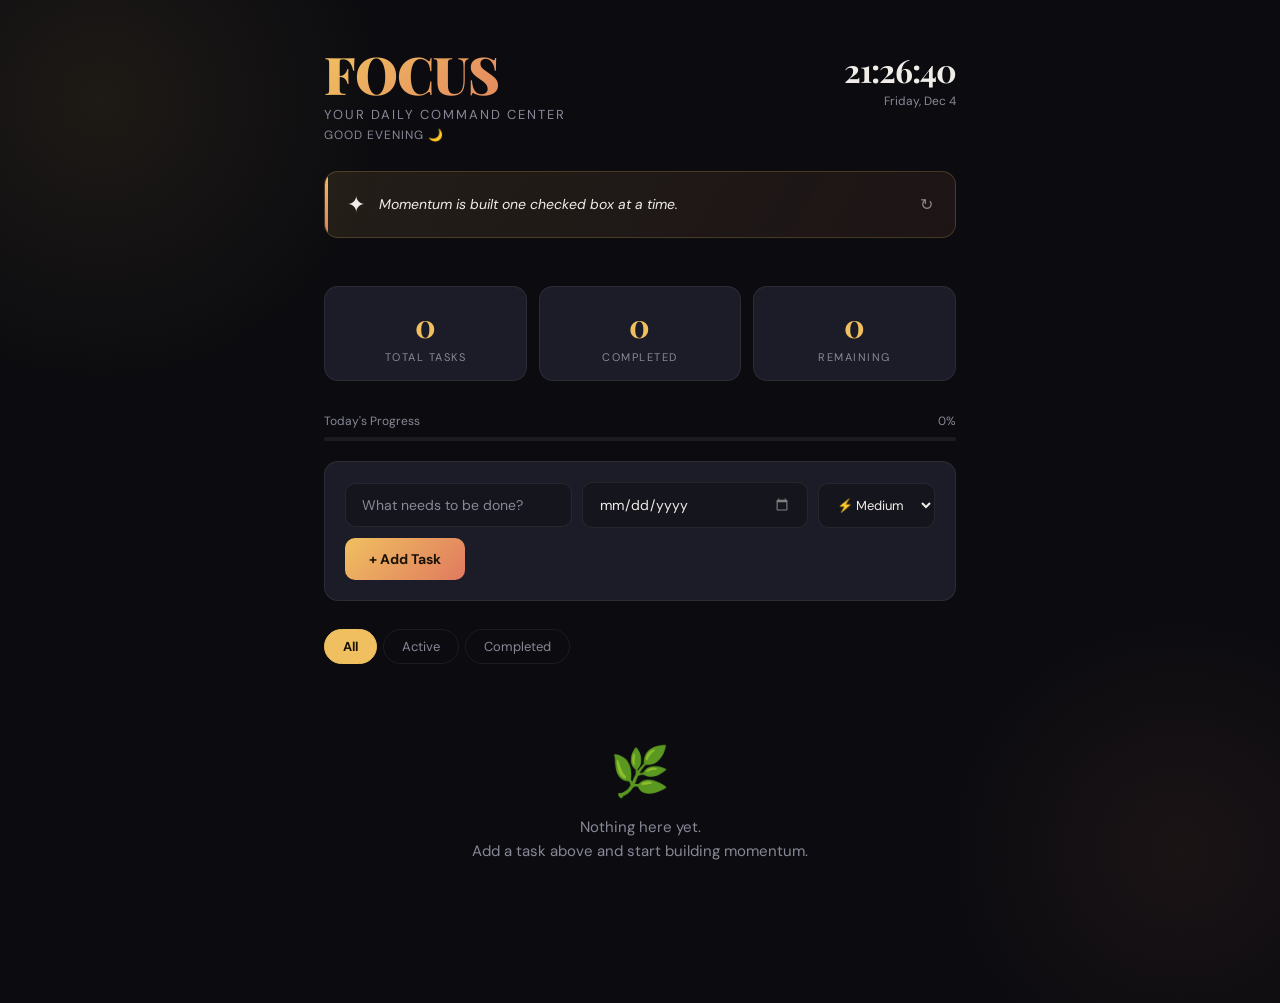
<file: index.html>
<!DOCTYPE html>
<html lang="en">
<head>
  <meta charset="UTF-8" />
  <meta name="viewport" content="width=device-width, initial-scale=1.0"/>
  <title>FOCUS — Daily Planner</title>
  <link href="https://fonts.googleapis.com/css2?family=Playfair+Display:wght@700;900&family=DM+Sans:wght@300;400;500&display=swap" rel="stylesheet"/>
  <style>
    :root {
      --bg: #0c0c10;
      --surface: #15151d;
      --card: #1c1c28;
      --border: rgba(255,255,255,0.07);
      --accent: #f0c060;
      --accent2: #e07a5f;
      --text: #f0ede8;
      --muted: #888898;
      --done: #3d8a6e;
      --radius: 14px;
    }

    *, *::before, *::after { box-sizing: border-box; margin: 0; padding: 0; }

    body {
      font-family: 'DM Sans', sans-serif;
      background: var(--bg);
      color: var(--text);
      min-height: 100vh;
      padding: 0;
      overflow-x: hidden;
    }

    /* Background orbs */
    body::before {
      content: '';
      position: fixed;
      top: -200px; left: -200px;
      width: 600px; height: 600px;
      background: radial-gradient(circle, rgba(240,192,96,0.08) 0%, transparent 70%);
      pointer-events: none;
      z-index: 0;
    }
    body::after {
      content: '';
      position: fixed;
      bottom: -200px; right: -150px;
      width: 500px; height: 500px;
      background: radial-gradient(circle, rgba(224,122,95,0.07) 0%, transparent 70%);
      pointer-events: none;
      z-index: 0;
    }

    .app {
      max-width: 680px;
      margin: 0 auto;
      padding: 48px 24px 80px;
      position: relative;
      z-index: 1;
    }

    /* Header */
    .header {
      margin-bottom: 48px;
    }
    .header-top {
      display: flex;
      justify-content: space-between;
      align-items: flex-start;
    }
    .logo {
      font-family: 'Playfair Display', serif;
      font-size: 52px;
      font-weight: 900;
      line-height: 1;
      background: linear-gradient(135deg, var(--accent), var(--accent2));
      -webkit-background-clip: text;
      -webkit-text-fill-color: transparent;
      letter-spacing: -1px;
    }
    .tagline {
      font-size: 13px;
      color: var(--muted);
      margin-top: 6px;
      letter-spacing: 2px;
      text-transform: uppercase;
    }
    .clock-block {
      text-align: right;
    }
    #clock {
      font-family: 'Playfair Display', serif;
      font-size: 32px;
      font-weight: 700;
      color: var(--text);
      letter-spacing: -1px;
    }
    #date-display {
      font-size: 12px;
      color: var(--muted);
      margin-top: 2px;
      text-align: right;
    }

    /* Motivation banner */
    .motivation-bar {
      margin-top: 28px;
      padding: 18px 22px;
      background: linear-gradient(120deg, rgba(240,192,96,0.1), rgba(224,122,95,0.08));
      border: 1px solid rgba(240,192,96,0.2);
      border-radius: var(--radius);
      display: flex;
      align-items: center;
      gap: 14px;
      cursor: pointer;
      transition: all 0.3s ease;
      position: relative;
      overflow: hidden;
    }
    .motivation-bar:hover { border-color: rgba(240,192,96,0.4); }
    .motivation-bar::before {
      content: '';
      position: absolute;
      left: 0; top: 0; bottom: 0;
      width: 3px;
      background: linear-gradient(to bottom, var(--accent), var(--accent2));
    }
    .quote-icon { font-size: 22px; flex-shrink: 0; }
    #motivation-text {
      font-size: 14px;
      color: var(--text);
      line-height: 1.6;
      font-style: italic;
      opacity: 0.9;
    }
    .refresh-btn {
      margin-left: auto;
      font-size: 16px;
      flex-shrink: 0;
      opacity: 0.5;
      transition: opacity 0.2s, transform 0.3s;
    }
    .motivation-bar:hover .refresh-btn { opacity: 1; }
    .refresh-btn.spin { animation: spin 0.5s ease; }
    @keyframes spin { to { transform: rotate(360deg); } }

    /* Stats row */
    .stats {
      display: grid;
      grid-template-columns: repeat(3, 1fr);
      gap: 12px;
      margin: 24px 0 32px;
    }
    .stat-card {
      background: var(--card);
      border: 1px solid var(--border);
      border-radius: var(--radius);
      padding: 16px;
      text-align: center;
      transition: transform 0.2s;
    }
    .stat-card:hover { transform: translateY(-2px); }
    .stat-num {
      font-family: 'Playfair Display', serif;
      font-size: 32px;
      font-weight: 700;
      color: var(--accent);
    }
    .stat-label {
      font-size: 11px;
      color: var(--muted);
      text-transform: uppercase;
      letter-spacing: 1.5px;
      margin-top: 4px;
    }

    /* Add todo form */
    .add-form {
      background: var(--card);
      border: 1px solid var(--border);
      border-radius: var(--radius);
      padding: 20px;
      margin-bottom: 28px;
      display: flex;
      gap: 10px;
      flex-wrap: wrap;
      align-items: center;
    }
    .add-form input {
      flex: 1;
      min-width: 180px;
      background: var(--surface);
      border: 1px solid var(--border);
      color: var(--text);
      padding: 12px 16px;
      border-radius: 10px;
      font-size: 14px;
      font-family: 'DM Sans', sans-serif;
      outline: none;
      transition: border-color 0.2s;
    }
    .add-form input:focus { border-color: var(--accent); }
    .add-form input::placeholder { color: var(--muted); }
    .add-form input[type="date"]::-webkit-calendar-picker-indicator {
      filter: invert(0.5);
    }
    .add-form select {
      background: var(--surface);
      border: 1px solid var(--border);
      color: var(--text);
      padding: 12px 14px;
      border-radius: 10px;
      font-size: 13px;
      font-family: 'DM Sans', sans-serif;
      outline: none;
      cursor: pointer;
    }
    .add-btn {
      background: linear-gradient(135deg, var(--accent), var(--accent2));
      border: none;
      color: #1a1206;
      font-weight: 700;
      font-size: 14px;
      font-family: 'DM Sans', sans-serif;
      padding: 12px 24px;
      border-radius: 10px;
      cursor: pointer;
      transition: opacity 0.2s, transform 0.15s;
      white-space: nowrap;
    }
    .add-btn:hover { opacity: 0.9; transform: scale(1.02); }
    .add-btn:active { transform: scale(0.98); }

    /* Filter tabs */
    .filter-tabs {
      display: flex;
      gap: 6px;
      margin-bottom: 16px;
    }
    .tab {
      padding: 8px 18px;
      border-radius: 100px;
      font-size: 13px;
      font-family: 'DM Sans', sans-serif;
      cursor: pointer;
      border: 1px solid var(--border);
      background: transparent;
      color: var(--muted);
      transition: all 0.2s;
    }
    .tab.active {
      background: var(--accent);
      color: #1a1206;
      border-color: var(--accent);
      font-weight: 700;
    }
    .tab:hover:not(.active) { color: var(--text); border-color: rgba(255,255,255,0.2); }

    /* Todo list */
    .todo-list { display: flex; flex-direction: column; gap: 10px; }

    .todo-item {
      background: var(--card);
      border: 1px solid var(--border);
      border-radius: var(--radius);
      padding: 16px 18px;
      display: grid;
      grid-template-columns: 28px 1fr auto auto;
      align-items: center;
      gap: 14px;
      transition: all 0.3s ease;
      animation: slideIn 0.3s ease;
      position: relative;
      overflow: hidden;
    }
    .todo-item::before {
      content: '';
      position: absolute;
      left: 0; top: 0; bottom: 0;
      width: 3px;
      background: var(--priority-color, transparent);
      transition: width 0.2s;
    }
    .todo-item:hover { border-color: rgba(255,255,255,0.14); transform: translateX(2px); }
    .todo-item.done { opacity: 0.5; }
    .todo-item.done .todo-name { text-decoration: line-through; }

    @keyframes slideIn {
      from { opacity: 0; transform: translateY(-10px); }
      to   { opacity: 1; transform: translateY(0); }
    }
    @keyframes slideOut {
      from { opacity: 1; transform: translateX(0); max-height: 80px; }
      to   { opacity: 0; transform: translateX(30px); max-height: 0; padding: 0; margin: 0; }
    }
    .todo-item.removing { animation: slideOut 0.3s ease forwards; }

    /* Checkbox */
    .check-wrap { width: 28px; height: 28px; flex-shrink: 0; }
    .check-wrap input { display: none; }
    .check-box {
      width: 22px; height: 22px;
      border-radius: 6px;
      border: 2px solid var(--border);
      cursor: pointer;
      display: flex; align-items: center; justify-content: center;
      transition: all 0.2s;
      font-size: 13px;
    }
    .check-box:hover { border-color: var(--accent); }
    .check-wrap input:checked + .check-box {
      background: var(--done);
      border-color: var(--done);
    }

    .todo-info { min-width: 0; }
    .todo-name {
      font-size: 15px;
      font-weight: 500;
      color: var(--text);
      white-space: nowrap;
      overflow: hidden;
      text-overflow: ellipsis;
    }
    .todo-meta {
      display: flex;
      gap: 10px;
      margin-top: 4px;
      align-items: center;
    }
    .todo-date {
      font-size: 12px;
      color: var(--muted);
    }
    .priority-badge {
      font-size: 10px;
      padding: 2px 8px;
      border-radius: 100px;
      font-weight: 700;
      letter-spacing: 0.5px;
      text-transform: uppercase;
    }
    .priority-high   { background: rgba(224,122,95,0.2); color: #e07a5f; }
    .priority-medium { background: rgba(240,192,96,0.2); color: #f0c060; }
    .priority-low    { background: rgba(100,180,130,0.2); color: #64b482; }

    .todo-due-badge {
      font-size: 11px;
      padding: 2px 8px;
      border-radius: 100px;
      background: rgba(224,122,95,0.15);
      color: var(--accent2);
    }

    .del-btn {
      background: none;
      border: none;
      color: var(--muted);
      font-size: 18px;
      cursor: pointer;
      padding: 4px 8px;
      border-radius: 8px;
      transition: all 0.2s;
      line-height: 1;
    }
    .del-btn:hover { color: var(--accent2); background: rgba(224,122,95,0.1); }

    /* Empty state */
    .empty {
      text-align: center;
      padding: 60px 20px;
      color: var(--muted);
      display: none;
    }
    .empty-icon { font-size: 48px; margin-bottom: 12px; }
    .empty p { font-size: 15px; line-height: 1.6; }

    /* Progress bar */
    .progress-wrap {
      margin-bottom: 20px;
    }
    .progress-label {
      display: flex;
      justify-content: space-between;
      font-size: 12px;
      color: var(--muted);
      margin-bottom: 8px;
    }
    .progress-bar {
      height: 4px;
      background: var(--border);
      border-radius: 10px;
      overflow: hidden;
    }
    .progress-fill {
      height: 100%;
      background: linear-gradient(90deg, var(--accent), var(--accent2));
      border-radius: 10px;
      transition: width 0.5s cubic-bezier(0.4,0,0.2,1);
    }

    /* Time greeting */
    .greeting {
      font-size: 12px;
      color: var(--muted);
      letter-spacing: 1px;
      text-transform: uppercase;
      margin-top: 4px;
    }

    /* Confetti celebration dot */
    @keyframes pop { 0%{transform:scale(0);opacity:1} 100%{transform:scale(3);opacity:0} }
    .pop-dot {
      position: fixed;
      width: 8px; height: 8px;
      border-radius: 50%;
      pointer-events: none;
      z-index: 999;
      animation: pop 0.6s ease forwards;
    }

    ::-webkit-scrollbar { width: 6px; }
    ::-webkit-scrollbar-track { background: transparent; }
    ::-webkit-scrollbar-thumb { background: var(--border); border-radius: 10px; }
  </style>
</head>
<body>
<div class="app">

  <!-- Header -->
  <div class="header">
    <div class="header-top">
      <div>
        <div class="logo">FOCUS</div>
        <div class="tagline">Your daily command center</div>
        <div class="greeting" id="greeting"></div>
      </div>
      <div class="clock-block">
        <div id="clock"></div>
        <div id="date-display"></div>
      </div>
    </div>

    <!-- Motivation -->
    <div class="motivation-bar" onclick="newQuote()">
      <div class="quote-icon">✦</div>
      <div id="motivation-text"></div>
      <div class="refresh-btn" id="refresh-icon">↻</div>
    </div>
  </div>

  <!-- Stats -->
  <div class="stats">
    <div class="stat-card">
      <div class="stat-num" id="stat-total">0</div>
      <div class="stat-label">Total Tasks</div>
    </div>
    <div class="stat-card">
      <div class="stat-num" id="stat-done">0</div>
      <div class="stat-label">Completed</div>
    </div>
    <div class="stat-card">
      <div class="stat-num" id="stat-left">0</div>
      <div class="stat-label">Remaining</div>
    </div>
  </div>

  <!-- Progress -->
  <div class="progress-wrap">
    <div class="progress-label">
      <span>Today's Progress</span>
      <span id="progress-pct">0%</span>
    </div>
    <div class="progress-bar">
      <div class="progress-fill" id="progress-fill" style="width:0%"></div>
    </div>
  </div>

  <!-- Add Form -->
  <div class="add-form">
    <input type="text" id="todo-input" placeholder="What needs to be done?" />
    <input type="date" id="date-input" />
    <select id="priority-input">
      <option value="medium">⚡ Medium</option>
      <option value="high">🔴 High</option>
      <option value="low">🟢 Low</option>
    </select>
    <button class="add-btn" onclick="addTodo()">+ Add Task</button>
  </div>

  <!-- Filter tabs -->
  <div class="filter-tabs">
    <button class="tab active" onclick="setFilter('all', this)">All</button>
    <button class="tab" onclick="setFilter('active', this)">Active</button>
    <button class="tab" onclick="setFilter('done', this)">Completed</button>
  </div>

  <!-- List -->
  <div class="todo-list" id="todo-list"></div>

  <!-- Empty state -->
  <div class="empty" id="empty-state">
    <div class="empty-icon">🌿</div>
    <p>Nothing here yet.<br/>Add a task above and start building momentum.</p>
  </div>

</div>

<script>
  // ── Data ──────────────────────────────────────────────────
  let todos = JSON.parse(localStorage.getItem('focus-todos')) || [];
  let filter = 'all';

  const quotes = [
    "Small steps every day lead to massive results over time.",
    "You don't have to be great to start, but you have to start to be great.",
    "Focus on progress, not perfection.",
    "Every task you complete is a vote for the person you want to become.",
    "The secret of getting ahead is getting started.",
    "Do something today that your future self will thank you for.",
    "Your only limit is your mind. Break through it.",
    "Discipline is choosing between what you want now and what you want most.",
    "One task at a time. One moment at a time. That's how mountains move.",
    "Done is better than perfect. Ship it.",
    "Momentum is built one checked box at a time.",
    "Be proud of every small win. They add up.",
    "Clarity comes from action, not thought.",
    "You are capable of more than you know.",
    "Today's effort is tomorrow's advantage.",
  ];

  // ── Clock & Greeting ──────────────────────────────────────
  function updateClock() {
    const now = new Date();
    const h = String(now.getHours()).padStart(2,'0');
    const m = String(now.getMinutes()).padStart(2,'0');
    const s = String(now.getSeconds()).padStart(2,'0');
    document.getElementById('clock').textContent = `${h}:${m}:${s}`;

    const days = ['Sunday','Monday','Tuesday','Wednesday','Thursday','Friday','Saturday'];
    const months = ['Jan','Feb','Mar','Apr','May','Jun','Jul','Aug','Sep','Oct','Nov','Dec'];
    document.getElementById('date-display').textContent =
      `${days[now.getDay()]}, ${months[now.getMonth()]} ${now.getDate()}`;

    const hr = now.getHours();
    let g = hr < 12 ? 'Good morning ☀️' : hr < 17 ? 'Good afternoon 🌤️' : 'Good evening 🌙';
    document.getElementById('greeting').textContent = g;
  }
  setInterval(updateClock, 1000);
  updateClock();

  // ── Quotes ────────────────────────────────────────────────
  let lastQuote = -1;
  function newQuote() {
    let idx;
    do { idx = Math.floor(Math.random() * quotes.length); } while (idx === lastQuote);
    lastQuote = idx;
    const el = document.getElementById('motivation-text');
    el.style.opacity = 0;
    setTimeout(() => {
      el.textContent = quotes[idx];
      el.style.transition = 'opacity 0.4s';
      el.style.opacity = 1;
    }, 200);
    const icon = document.getElementById('refresh-icon');
    icon.classList.remove('spin');
    void icon.offsetWidth;
    icon.classList.add('spin');
  }
  newQuote();

  // ── Helpers ───────────────────────────────────────────────
  function save() { localStorage.setItem('focus-todos', JSON.stringify(todos)); }

  function isOverdue(duedate) {
    if (!duedate) return false;
    return new Date(duedate) < new Date(new Date().toDateString());
  }

  function priorityColor(p) {
    return p === 'high' ? '#e07a5f' : p === 'low' ? '#64b482' : '#f0c060';
  }

  // ── Render ────────────────────────────────────────────────
  function render() {
    const list = document.getElementById('todo-list');
    const empty = document.getElementById('empty-state');

    let visible = todos.filter(t =>
      filter === 'all' ? true :
      filter === 'done' ? t.done :
      !t.done
    );

    list.innerHTML = '';

    if (visible.length === 0) {
      empty.style.display = 'block';
    } else {
      empty.style.display = 'none';
      visible.forEach((t) => {
        const realIdx = todos.indexOf(t);
        const overdue = isOverdue(t.duedate) && !t.done;
        const item = document.createElement('div');
        item.className = 'todo-item' + (t.done ? ' done' : '');
        item.style.setProperty('--priority-color', priorityColor(t.priority));

        item.innerHTML = `
          <label class="check-wrap">
            <input type="checkbox" ${t.done ? 'checked' : ''} onchange="toggleDone(${realIdx}, this)"/>
            <div class="check-box">${t.done ? '✓' : ''}</div>
          </label>
          <div class="todo-info">
            <div class="todo-name">${t.name}</div>
            <div class="todo-meta">
              ${t.duedate ? `<span class="todo-date">📅 ${t.duedate}</span>` : ''}
              <span class="priority-badge priority-${t.priority}">${t.priority}</span>
              ${overdue ? '<span class="todo-due-badge">Overdue</span>' : ''}
            </div>
          </div>
          <button class="del-btn" onclick="removeTodo(${realIdx})" title="Delete">✕</button>
        `;
        list.appendChild(item);
      });
    }

    // Stats
    const total = todos.length;
    const done  = todos.filter(t => t.done).length;
    const left  = total - done;
    const pct   = total ? Math.round((done/total)*100) : 0;

    document.getElementById('stat-total').textContent = total;
    document.getElementById('stat-done').textContent  = done;
    document.getElementById('stat-left').textContent  = left;
    document.getElementById('progress-pct').textContent = pct + '%';
    document.getElementById('progress-fill').style.width = pct + '%';
  }

  // ── Actions ───────────────────────────────────────────────
  function addTodo() {
    const name = document.getElementById('todo-input').value.trim();
    const duedate = document.getElementById('date-input').value;
    const priority = document.getElementById('priority-input').value;
    if (!name) {
      document.getElementById('todo-input').focus();
      document.getElementById('todo-input').style.borderColor = 'var(--accent2)';
      setTimeout(() => document.getElementById('todo-input').style.borderColor = '', 1000);
      return;
    }
    todos.push({ name, duedate, priority, done: false });
    save();
    document.getElementById('todo-input').value = '';
    render();
  }

  function removeTodo(i) {
    const items = document.querySelectorAll('.todo-item');
    const visIdx = Array.from(document.querySelectorAll('.todo-item')).findIndex(el => {
      return el.querySelector('.del-btn').getAttribute('onclick') === `removeTodo(${i})`;
    });
    const el = document.querySelector(`.todo-item .del-btn[onclick="removeTodo(${i})"]`)?.closest('.todo-item');
    if (el) {
      el.classList.add('removing');
      setTimeout(() => {
        todos.splice(i, 1);
        save();
        render();
      }, 280);
    } else {
      todos.splice(i, 1);
      save();
      render();
    }
  }

  function toggleDone(i, cb) {
    todos[i].done = cb.checked;
    save();
    if (cb.checked) celebrate(cb);
    render();
  }

  function setFilter(f, btn) {
    filter = f;
    document.querySelectorAll('.tab').forEach(t => t.classList.remove('active'));
    btn.classList.add('active');
    render();
  }

  // ── Celebrate confetti ────────────────────────────────────
  function celebrate(el) {
    const rect = el.getBoundingClientRect();
    const colors = ['#f0c060','#e07a5f','#64b482','#8fc4f5','#c88fff'];
    for (let i = 0; i < 12; i++) {
      setTimeout(() => {
        const dot = document.createElement('div');
        dot.className = 'pop-dot';
        dot.style.left = (rect.left + Math.random() * 40 - 20) + 'px';
        dot.style.top  = (rect.top  + Math.random() * 40 - 20) + 'px';
        dot.style.background = colors[Math.floor(Math.random()*colors.length)];
        document.body.appendChild(dot);
        setTimeout(() => dot.remove(), 700);
      }, i * 40);
    }
  }

  // ── Enter key to add ──────────────────────────────────────
  document.getElementById('todo-input').addEventListener('keydown', e => {
    if (e.key === 'Enter') addTodo();
  });

  // ── Init ──────────────────────────────────────────────────
  render();
</script>
</body>
</html>
</file>
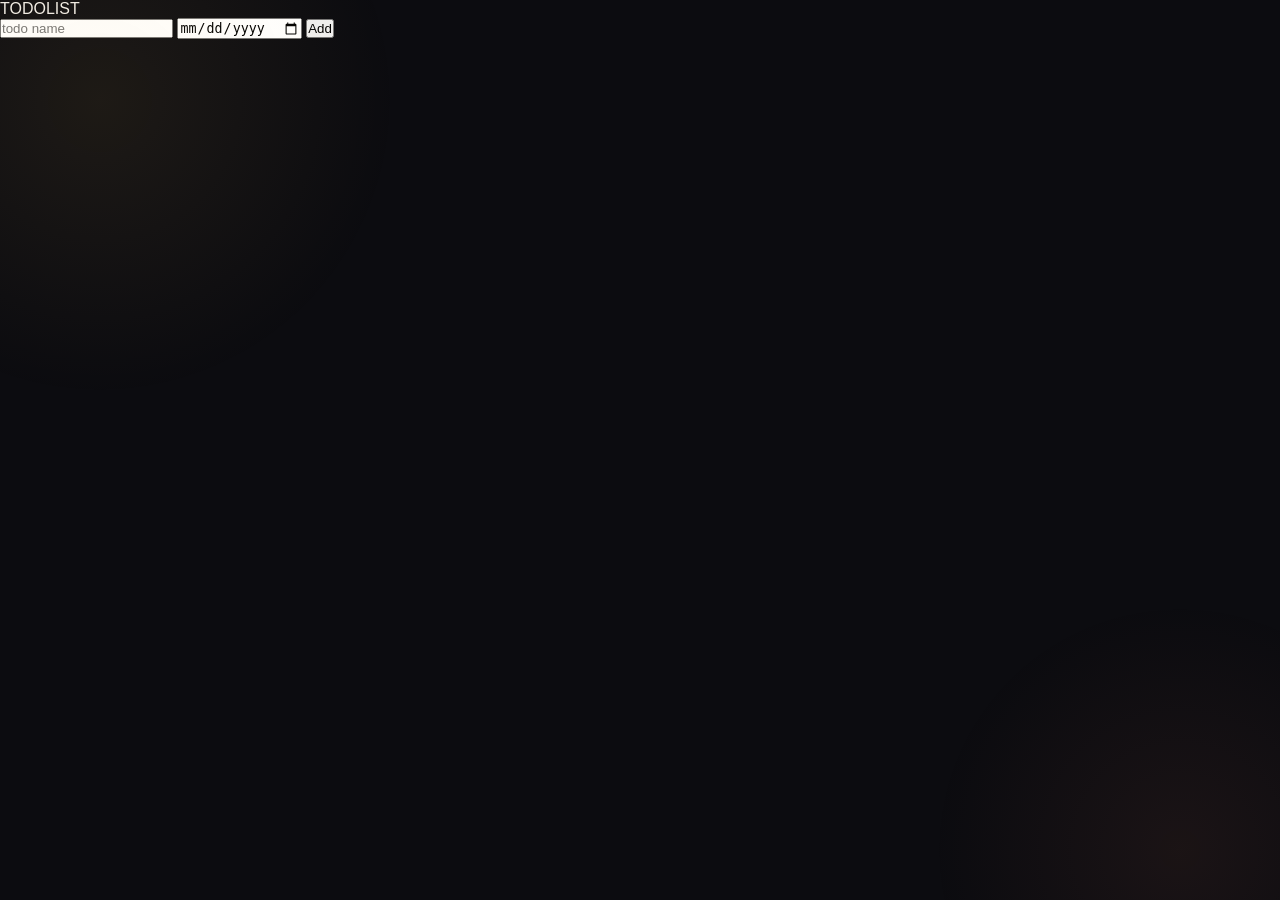
<file: todomain.html>
<!DOCTYPE html>
<html lang="en">

<head>
    <meta charset="UTF-8">
    <meta name="viewport" content="width=device-width, initial-scale=1.0">
    <title>TODOLIST</title>
    <link rel="stylesheet" href="todolist.css">
</head>

<body>
<div class="w">
<p>TODOLIST</p>
<input type="text" id="r" placeholder="todo name">
<input type="date" class="b">
<button onclick="addtodo()">Add</button>
</div>
    
    <div class="z rolex"></div>

    <script src="todo.js">
    

    </script>

</body>

</html>
</file>
<file: todolist.css>
:root {
  --bg: #0c0c10;
  --surface: #15151d;
  --card: #1c1c28;
  --border: rgba(255,255,255,0.07);
  --accent: #f0c060;
  --accent2: #e07a5f;
  --text: #f0ede8;
  --muted: #888898;
  --done: #3d8a6e;
  --radius: 14px;
}

*, *::before, *::after { box-sizing: border-box; margin: 0; padding: 0; }

body {
  font-family: 'DM Sans', sans-serif;
  background: var(--bg);
  color: var(--text);
  min-height: 100vh;
  padding: 0;
  overflow-x: hidden;
}

body::before {
  content: '';
  position: fixed;
  top: -200px; left: -200px;
  width: 600px; height: 600px;
  background: radial-gradient(circle, rgba(240,192,96,0.08) 0%, transparent 70%);
  pointer-events: none;
  z-index: 0;
}
body::after {
  content: '';
  position: fixed;
  bottom: -200px; right: -150px;
  width: 500px; height: 500px;
  background: radial-gradient(circle, rgba(224,122,95,0.07) 0%, transparent 70%);
  pointer-events: none;
  z-index: 0;
}

.app {
  max-width: 680px;
  margin: 0 auto;
  padding: 48px 24px 80px;
  position: relative;
  z-index: 1;
}

/* ── Header ── */
.header { margin-bottom: 48px; }

.header-top {
  display: flex;
  justify-content: space-between;
  align-items: flex-start;
}

.logo {
  font-family: 'Playfair Display', serif;
  font-size: 52px;
  font-weight: 900;
  line-height: 1;
  background: linear-gradient(135deg, var(--accent), var(--accent2));
  -webkit-background-clip: text;
  -webkit-text-fill-color: transparent;
  letter-spacing: -1px;
}

.tagline {
  font-size: 13px;
  color: var(--muted);
  margin-top: 6px;
  letter-spacing: 2px;
  text-transform: uppercase;
}

.greeting {
  font-size: 12px;
  color: var(--muted);
  letter-spacing: 1px;
  text-transform: uppercase;
  margin-top: 4px;
}

.clock-block { text-align: right; }

#clock {
  font-family: 'Playfair Display', serif;
  font-size: 32px;
  font-weight: 700;
  color: var(--text);
  letter-spacing: -1px;
}

#date-display {
  font-size: 12px;
  color: var(--muted);
  margin-top: 2px;
  text-align: right;
}

/* ── Motivation Banner ── */
.motivation-bar {
  margin-top: 28px;
  padding: 18px 22px;
  background: linear-gradient(120deg, rgba(240,192,96,0.1), rgba(224,122,95,0.08));
  border: 1px solid rgba(240,192,96,0.2);
  border-radius: var(--radius);
  display: flex;
  align-items: center;
  gap: 14px;
  cursor: pointer;
  transition: all 0.3s ease;
  position: relative;
  overflow: hidden;
}
.motivation-bar:hover { border-color: rgba(240,192,96,0.4); }
.motivation-bar::before {
  content: '';
  position: absolute;
  left: 0; top: 0; bottom: 0;
  width: 3px;
  background: linear-gradient(to bottom, var(--accent), var(--accent2));
}

.quote-icon { font-size: 22px; flex-shrink: 0; }

#motivation-text {
  font-size: 14px;
  color: var(--text);
  line-height: 1.6;
  font-style: italic;
  opacity: 0.9;
}

.refresh-btn {
  margin-left: auto;
  font-size: 16px;
  flex-shrink: 0;
  opacity: 0.5;
  transition: opacity 0.2s, transform 0.3s;
}
.motivation-bar:hover .refresh-btn { opacity: 1; }
.refresh-btn.spin { animation: spin 0.5s ease; }
@keyframes spin { to { transform: rotate(360deg); } }

/* ── Stats ── */
.stats {
  display: grid;
  grid-template-columns: repeat(3, 1fr);
  gap: 12px;
  margin: 24px 0 32px;
}

.stat-card {
  background: var(--card);
  border: 1px solid var(--border);
  border-radius: var(--radius);
  padding: 16px;
  text-align: center;
  transition: transform 0.2s;
}
.stat-card:hover { transform: translateY(-2px); }

.stat-num {
  font-family: 'Playfair Display', serif;
  font-size: 32px;
  font-weight: 700;
  color: var(--accent);
}

.stat-label {
  font-size: 11px;
  color: var(--muted);
  text-transform: uppercase;
  letter-spacing: 1.5px;
  margin-top: 4px;
}

/* ── Progress Bar ── */
.progress-wrap { margin-bottom: 20px; }

.progress-label {
  display: flex;
  justify-content: space-between;
  font-size: 12px;
  color: var(--muted);
  margin-bottom: 8px;
}

.progress-bar {
  height: 4px;
  background: var(--border);
  border-radius: 10px;
  overflow: hidden;
}

.progress-fill {
  height: 100%;
  background: linear-gradient(90deg, var(--accent), var(--accent2));
  border-radius: 10px;
  transition: width 0.5s cubic-bezier(0.4,0,0.2,1);
}

/* ── Add Form ── */
.add-form {
  background: var(--card);
  border: 1px solid var(--border);
  border-radius: var(--radius);
  padding: 20px;
  margin-bottom: 28px;
  display: flex;
  gap: 10px;
  flex-wrap: wrap;
  align-items: center;
}

.add-form input,
.add-form select {
  background: var(--surface);
  border: 1px solid var(--border);
  color: var(--text);
  padding: 12px 16px;
  border-radius: 10px;
  font-size: 14px;
  font-family: 'DM Sans', sans-serif;
  outline: none;
  transition: border-color 0.2s;
}
.add-form input { flex: 1; min-width: 180px; }
.add-form input:focus { border-color: var(--accent); }
.add-form input::placeholder { color: var(--muted); }
.add-form input[type="date"]::-webkit-calendar-picker-indicator { filter: invert(0.5); }
.add-form select { cursor: pointer; padding: 12px 14px; }

.add-btn {
  background: linear-gradient(135deg, var(--accent), var(--accent2));
  border: none;
  color: #1a1206;
  font-weight: 700;
  font-size: 14px;
  font-family: 'DM Sans', sans-serif;
  padding: 12px 24px;
  border-radius: 10px;
  cursor: pointer;
  transition: opacity 0.2s, transform 0.15s;
  white-space: nowrap;
}
.add-btn:hover { opacity: 0.9; transform: scale(1.02); }
.add-btn:active { transform: scale(0.98); }

/* ── Filter Tabs ── */
.filter-tabs {
  display: flex;
  gap: 6px;
  margin-bottom: 16px;
}

.tab {
  padding: 8px 18px;
  border-radius: 100px;
  font-size: 13px;
  font-family: 'DM Sans', sans-serif;
  cursor: pointer;
  border: 1px solid var(--border);
  background: transparent;
  color: var(--muted);
  transition: all 0.2s;
}
.tab.active {
  background: var(--accent);
  color: #1a1206;
  border-color: var(--accent);
  font-weight: 700;
}
.tab:hover:not(.active) { color: var(--text); border-color: rgba(255,255,255,0.2); }

/* ── Todo List ── */
.todo-list { display: flex; flex-direction: column; gap: 10px; }

.todo-item {
  background: var(--card);
  border: 1px solid var(--border);
  border-radius: var(--radius);
  padding: 16px 18px;
  display: grid;
  grid-template-columns: 28px 1fr auto;
  align-items: center;
  gap: 14px;
  transition: all 0.3s ease;
  animation: slideIn 0.3s ease;
  position: relative;
  overflow: hidden;
}
.todo-item::before {
  content: '';
  position: absolute;
  left: 0; top: 0; bottom: 0;
  width: 3px;
  background: var(--priority-color, transparent);
}
.todo-item:hover { border-color: rgba(255,255,255,0.14); transform: translateX(2px); }
.todo-item.done { opacity: 0.5; }
.todo-item.done .todo-name { text-decoration: line-through; }

@keyframes slideIn {
  from { opacity: 0; transform: translateY(-10px); }
  to   { opacity: 1; transform: translateY(0); }
}
@keyframes slideOut {
  from { opacity: 1; transform: translateX(0); max-height: 80px; }
  to   { opacity: 0; transform: translateX(30px); max-height: 0; padding: 0; margin: 0; }
}
.todo-item.removing { animation: slideOut 0.3s ease forwards; }

/* ── Checkbox ── */
.check-wrap { width: 28px; height: 28px; flex-shrink: 0; }
.check-wrap input { display: none; }

.check-box {
  width: 22px; height: 22px;
  border-radius: 6px;
  border: 2px solid var(--border);
  cursor: pointer;
  display: flex; align-items: center; justify-content: center;
  transition: all 0.2s;
  font-size: 13px;
}
.check-box:hover { border-color: var(--accent); }
.check-wrap input:checked + .check-box {
  background: var(--done);
  border-color: var(--done);
}

/* ── Todo Info ── */
.todo-info { min-width: 0; }

.todo-name {
  font-size: 15px;
  font-weight: 500;
  color: var(--text);
  white-space: nowrap;
  overflow: hidden;
  text-overflow: ellipsis;
}

.todo-meta {
  display: flex;
  gap: 10px;
  margin-top: 4px;
  align-items: center;
}

.todo-date { font-size: 12px; color: var(--muted); }

.priority-badge {
  font-size: 10px;
  padding: 2px 8px;
  border-radius: 100px;
  font-weight: 700;
  letter-spacing: 0.5px;
  text-transform: uppercase;
}
.priority-high   { background: rgba(224,122,95,0.2); color: #e07a5f; }
.priority-medium { background: rgba(240,192,96,0.2); color: #f0c060; }
.priority-low    { background: rgba(100,180,130,0.2); color: #64b482; }

.todo-due-badge {
  font-size: 11px;
  padding: 2px 8px;
  border-radius: 100px;
  background: rgba(224,122,95,0.15);
  color: var(--accent2);
}

/* ── Delete Button ── */
.del-btn {
  background: none;
  border: none;
  color: var(--muted);
  font-size: 18px;
  cursor: pointer;
  padding: 4px 8px;
  border-radius: 8px;
  transition: all 0.2s;
  line-height: 1;
}
.del-btn:hover { color: var(--accent2); background: rgba(224,122,95,0.1); }

/* ── Empty State ── */
.empty {
  text-align: center;
  padding: 60px 20px;
  color: var(--muted);
  display: none;
}
.empty-icon { font-size: 48px; margin-bottom: 12px; }
.empty p { font-size: 15px; line-height: 1.6; }

/* ── Confetti Dot ── */
@keyframes pop {
  0%  { transform: scale(0); opacity: 1; }
  100%{ transform: scale(3); opacity: 0; }
}
.pop-dot {
  position: fixed;
  width: 8px; height: 8px;
  border-radius: 50%;
  pointer-events: none;
  z-index: 999;
  animation: pop 0.6s ease forwards;
}

/* ── Scrollbar ── */
::-webkit-scrollbar { width: 6px; }
::-webkit-scrollbar-track { background: transparent; }
::-webkit-scrollbar-thumb { background: var(--border); border-radius: 10px; }
</file>
